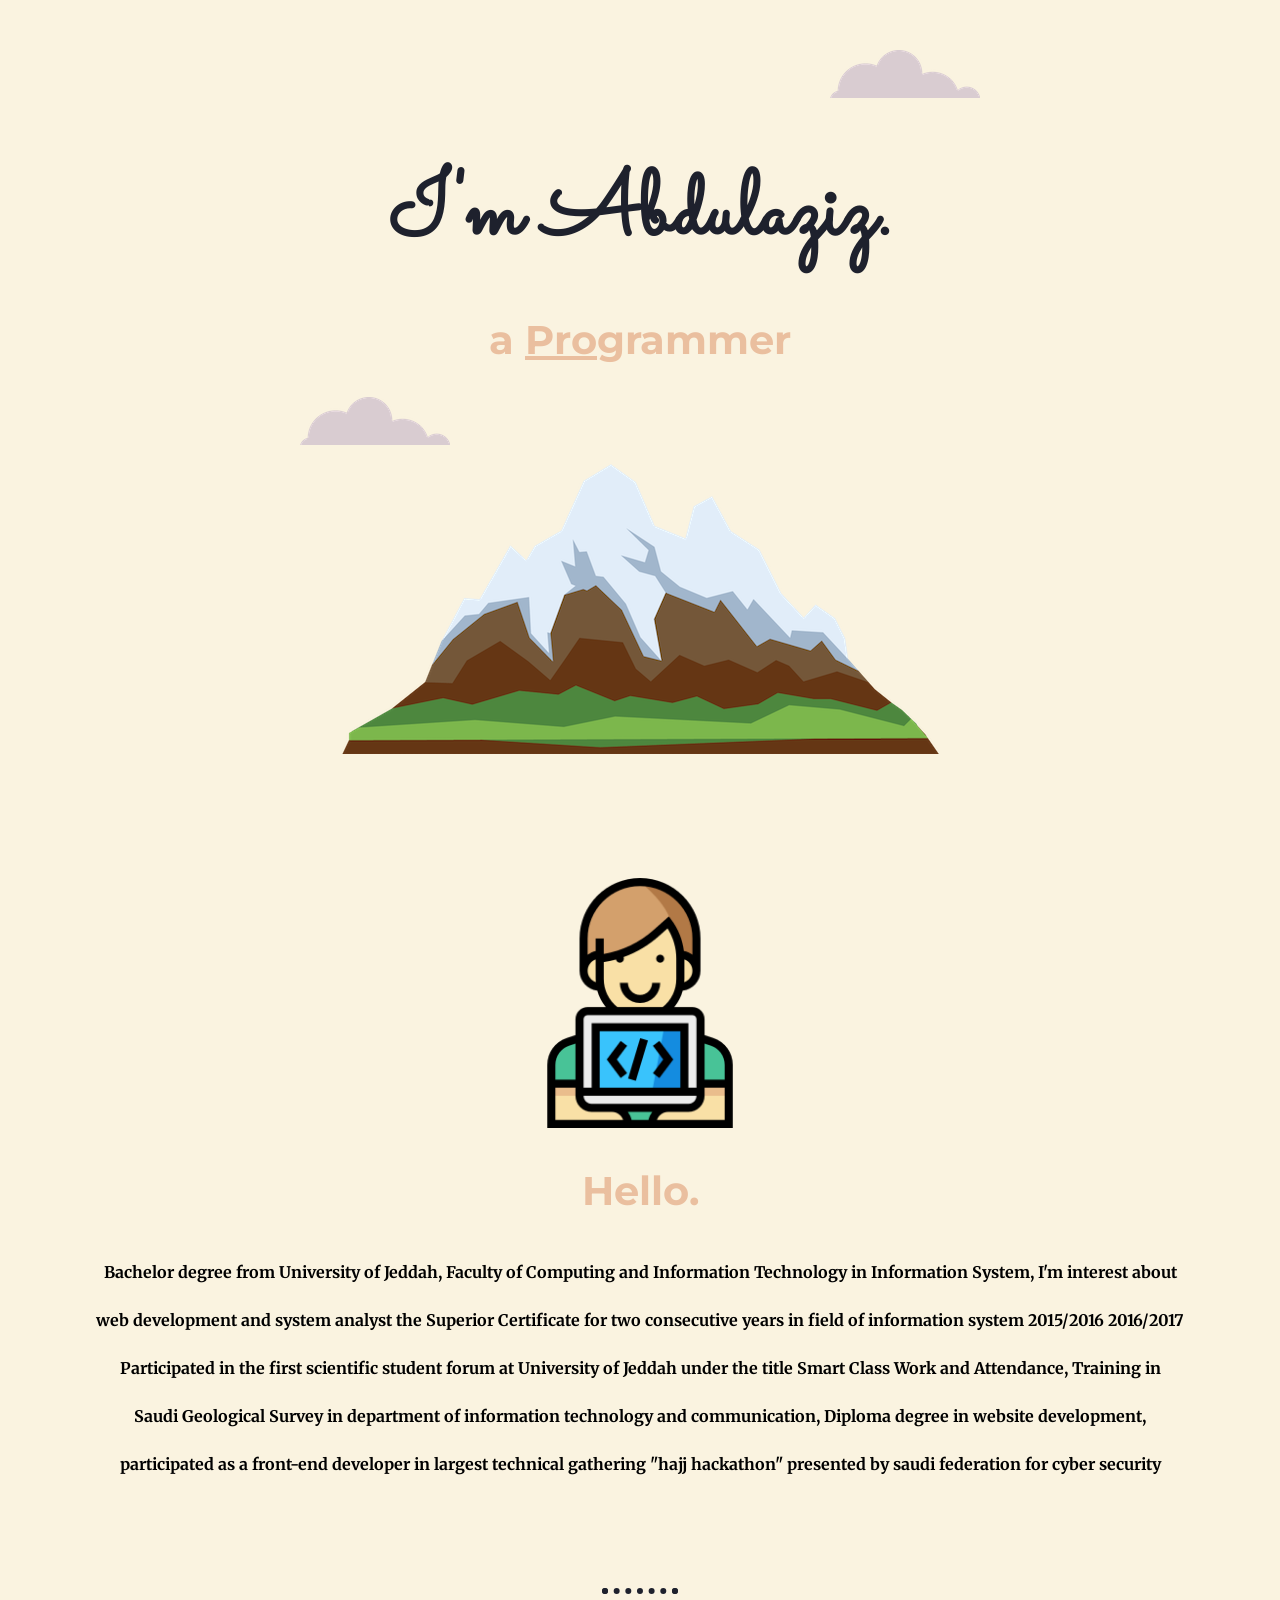
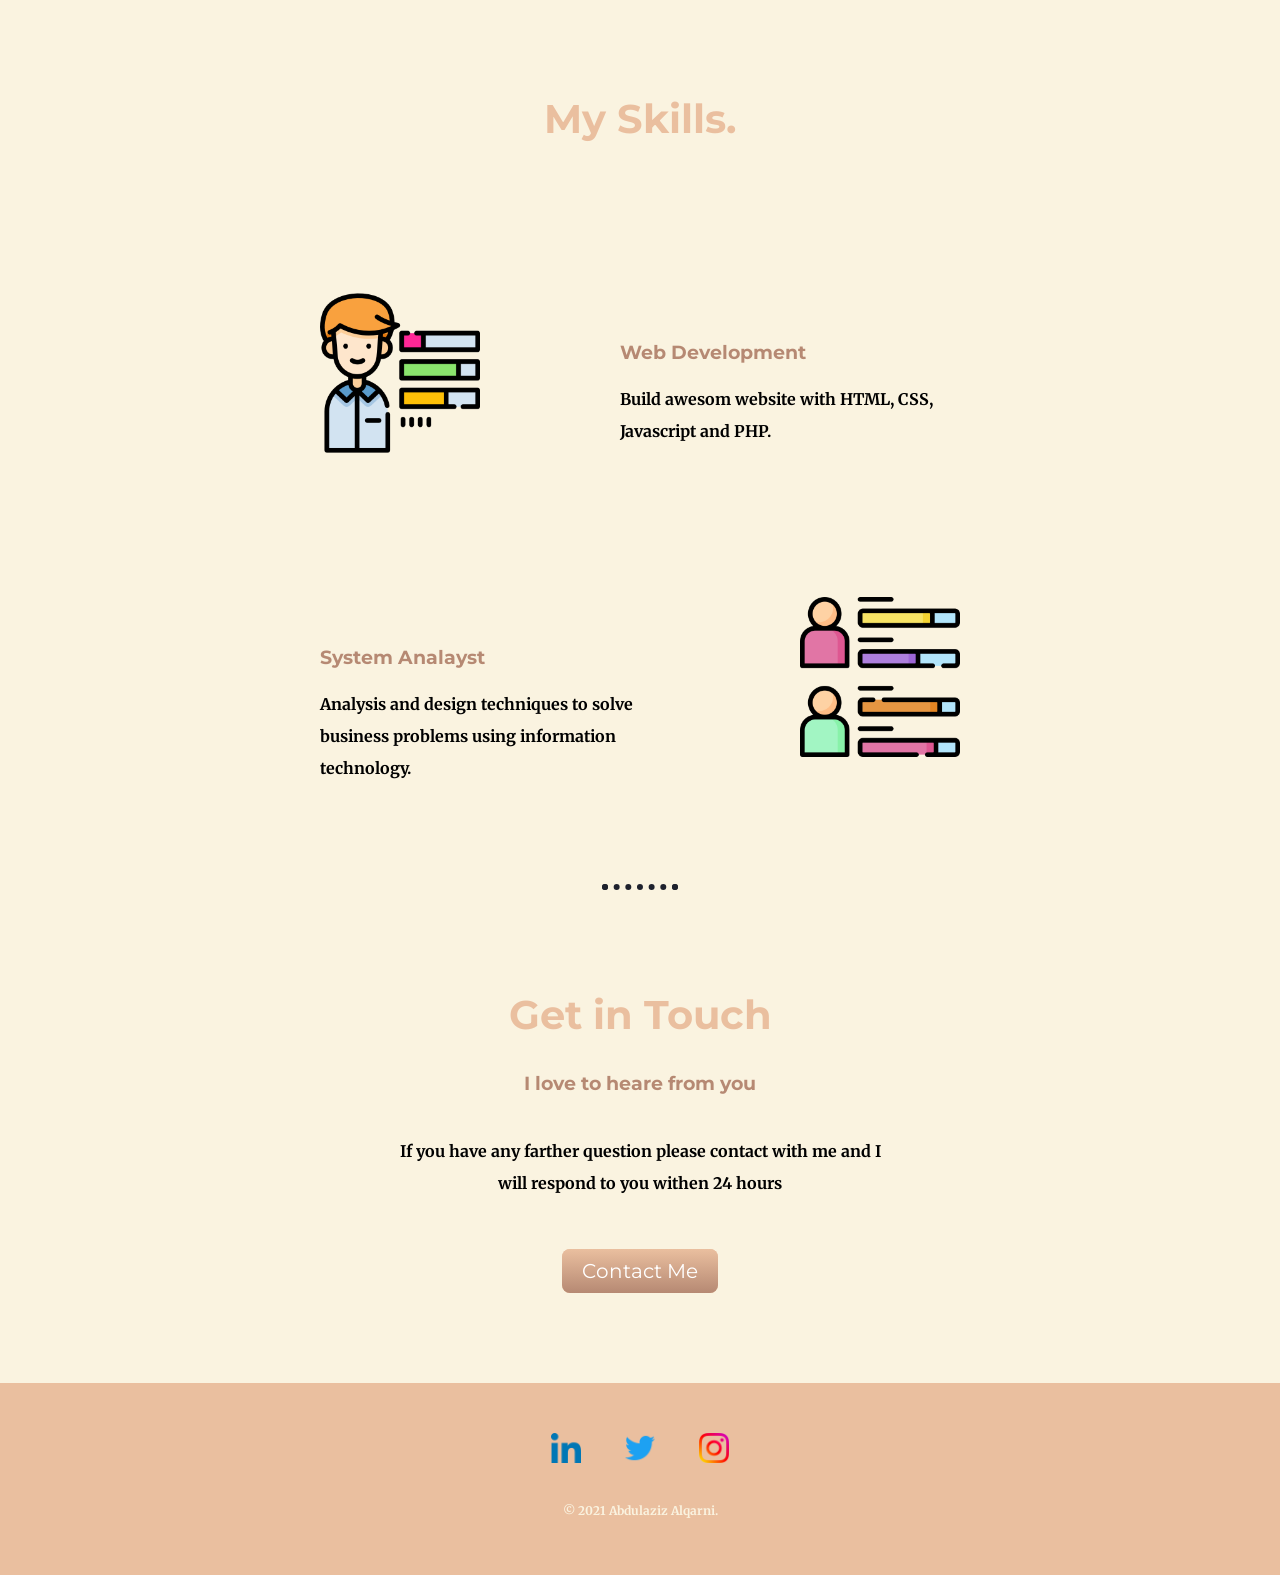
<file: index.html>
<!DOCTYPE html>
<html lang="en">
<head>
    <meta charset="UTF-8">
    <meta http-equiv="X-UA-Compatible" content="IE=edge">
    <meta name="viewport" content="width=device-width, initial-scale=1.0">
    <title>Abdulaziz Alqarni</title>
    <link rel="stylesheet" href="CSS/styles.css">
    <link rel="icon" href="icons/favicon.ico">
    <link rel="preconnect" href="https://fonts.gstatic.com">
    <link href="https://fonts.googleapis.com/css2?family=Merriweather:wght@300&family=Montserrat:wght@300&family=Sacramento&display=swap" rel="stylesheet">
    <link href="https://fonts.googleapis.com/css2?family=Sacramento&display=swap" rel="stylesheet">
</head>
<body>
    <div class="top-container">
        <img class="top-cloud" src="images/cloud.png" alt="cloud image">
        <h1>I'm Abdulaziz.</h1>
        <h2>a <span class="pro">Pro</span>grammer</h2>
        <img class="bottom-cloud" src="images/cloud.png" alt="cloud image">
        <img src="images/mountain.png" alt="mountain image">
    </div>

    <div class="middle-container">
        <div class="profile">
            <img class="picture" src="images/programmer.png" alt="Computer-image">
            <h2>Hello.</h2>
            <p class="intro">Bachelor degree from University of Jeddah, Faculty of Computing and Information Technology in Information System, I'm interest about web development and system analyst the Superior Certificate for two consecutive years in field of information system 2015/2016 2016/2017 Participated in the first scientific student forum at University of Jeddah under the title Smart Class Work and Attendance, Training in Saudi Geological Survey in department of information technology and communication, Diploma degree in website development, participated as a front-end developer in largest technical gathering "hajj hackathon" presented by saudi federation for cyber security</p>
        </div>
        <hr>
        <div class="skills">
            <h2>My Skills.</h2>
            <div class="skill-row">
            <img class="person-image" src="images/skills.png" alt="Skills">
                <div class="person">
                <h3>Web Development</h3>
                <p>Build awesom website with HTML, CSS, Javascript and PHP.</p>
                </div>
            </div>
            <div class="skill-row">
            <img class="skill-image" src="images/skill.png" alt="skill-row">
                <div class="skill">
                    <h3>System Analayst</h3>
                    <p>Analysis and design techniques to solve business problems using information technology.</p>
                </div>
            </div>
        </div>
        <hr>
        <div class="contact-me">
            <h2>Get in Touch</h2>
            <h3>I love to heare from you</h3>
            <p class="contact-message">If you have any farther question please contact with me and I will respond to you withen 24 hours</p>
            <a class="btn" href="mailto:abdulazizalqarni@outlook.sa"> Contact Me</a>
        </div>
    </div>
    <div class="bottom-container">
        <a href="https://www.linkedin.com/in/abdulazizalqarni" target="_blank"><img class="icon-image" src="images/linkedin.png" alt="linkedin"></a>
        <a href="https://www.twitter.com/EngAbdulaziz95" target="_blank"><img class="icon-image" src="images/twitter.png" alt="twitter"></a>
        <a href="https://www.instagram.com/3zooozaq/" target="_blank"><img class="icon-image" src="images/instagram.png" alt="instagram"></a>
        <p class="copyright">© 2021 Abdulaziz Alqarni.</p>
    </div>
</body>
</html>
</file>
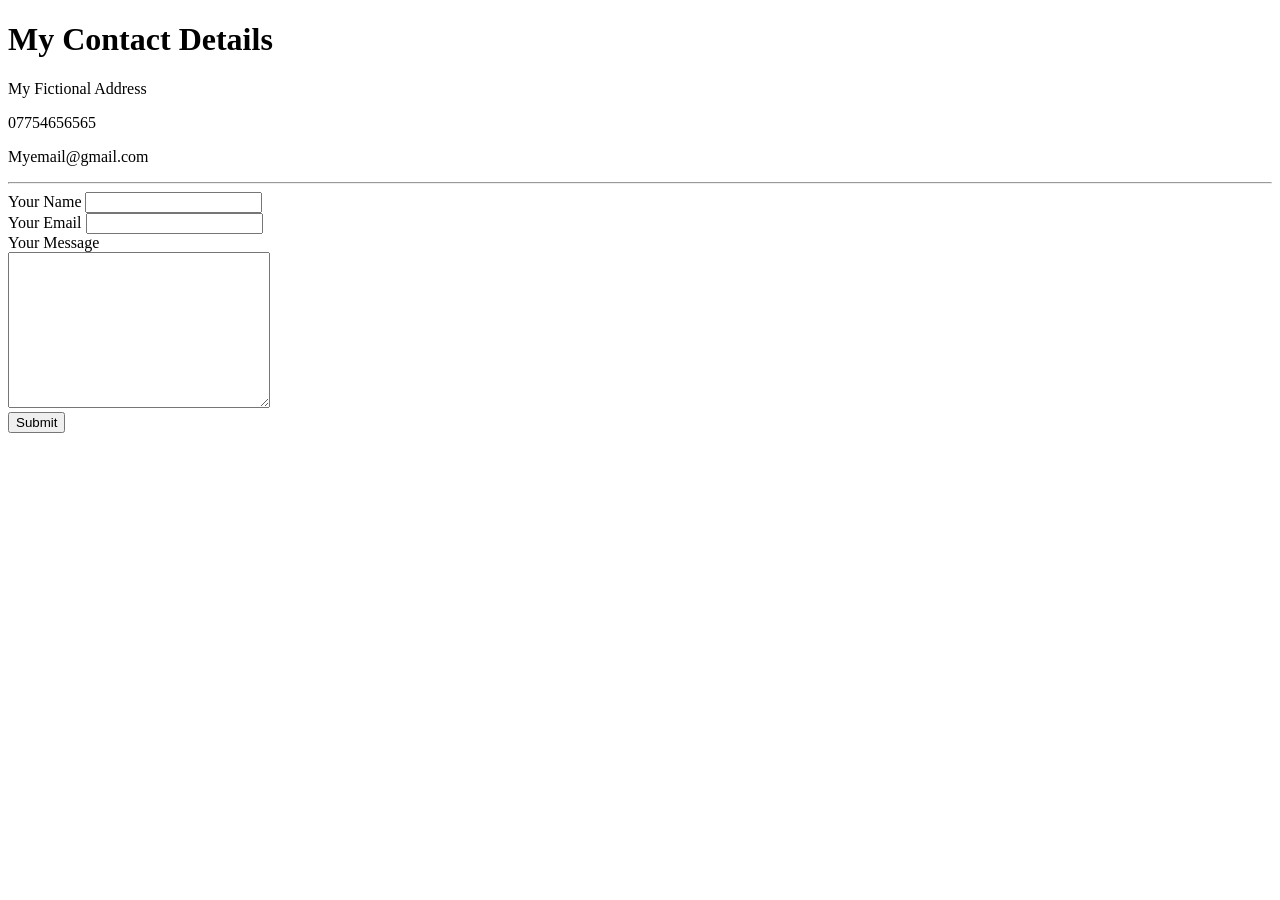
<file: Contact-me.html>
<!DOCTYPE html>
<html lang="en" dir="ltr">
  <head>
    <meta charset="utf-8">
    <title></title>
  </head>
  <body>
    <h1>My Contact Details</h1>

    <p>My Fictional Address</p>
    <p>07754656565</p>
    <p>Myemail@gmail.com</p>
      <hr>
    <form action="mailto:azooz-vip-95@hotmail.com" method="post" enctype="text/plain">
      <label>Your Name</label>
      <input type="text" name="Name" value=""><br>
      <label>Your Email</label>
      <input type="email" name="Email" value=""><br>
      <label>Your Message</label><br>
      <textarea name="Message" rows="10" cols="30"></textarea><br>
      <input type="submit" name="" value="Submit">

    </form>
  </body>
</html>
</file>
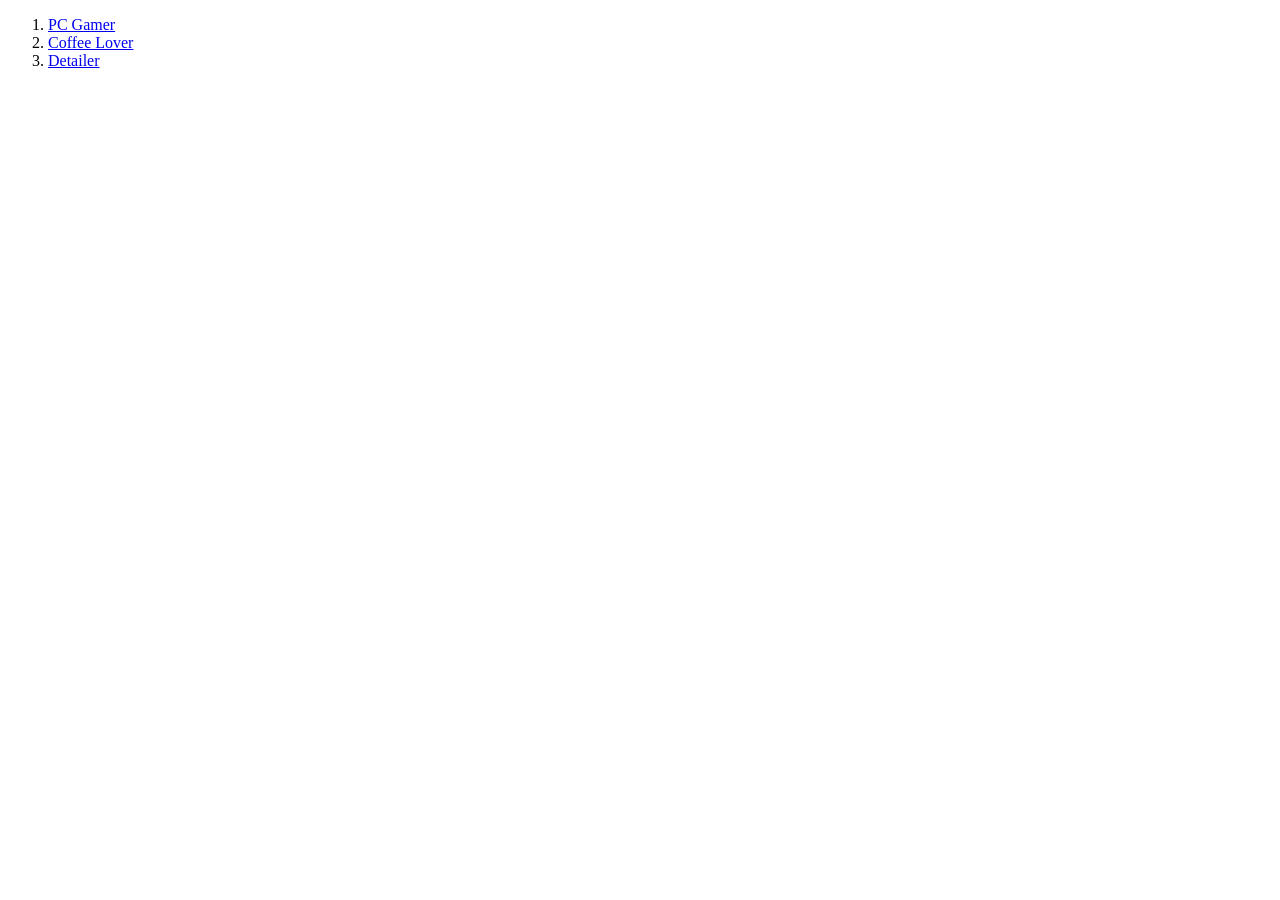
<file: Hobbies.html>
<!DOCTYPE html>
<html lang="en" dir="ltr">
  <head>
    <meta charset="utf-8">
    <title>My Hobbies</title>
  </head>
  <body>
    <ol type="1">
      <li><a href="https://www.youtube.com/watch?v=b87BdPVrTOk">PC Gamer</a></li>
      <li><a href="image/rancilio.jpg">Coffee Lover</a></li>
      <li><a href="https://www.youtube.com/channel/UCAQHQEO4QpI5dXtr3vLoFCg">Detailer</a></li>
    </ol>
  </body>
</html>
</file>
<file: CSS/styles.css>
body {
    margin: 0;
    text-align: center;
    font-family: 'Merriweather', serif;
    background-color: #faf3e0;
}

a {
    color: #b68973;
    margin: auto 20px;
}

a:hover {
    color: #faf3e0;
}

p {
    font-weight: bolder;
    line-height: 2;

}

hr{
   border: dotted #1e212d 6px;
   border-bottom: none;
   width: 5%;
   margin: 100px auto;
}
h1 {
    font-size: 5.625rem; /* 16px = 100% = 1em */
    margin: 50px auto 0 auto;
    font-family: 'Sacramento', cursive;
    color: #1e212d;
}

h2 {
    font-family: 'Montserrat', sans-serif;
    font-size: 2.5rem;
    color: #eabf9f;
    font-weight: bold;
}

h3 {
    font-family: 'Montserrat', sans-serif;
    color: #b68973;
    font-weight: bolder;
}

.top-container {
    padding: 20px;
    margin-bottom: 10px;
    padding-top: 100px;
    position: relative;
}

.middle-container {
    margin: 100px 0;
}

.pro {
    text-decoration: underline;
}

.bottom-cloud {
    position: absolute;
    left: 300px;
}

.top-cloud {
    position: absolute;
    right: 300px;
    top: 50px;
}

.picture {
    width: 250px;
    height: 250px;
}

.skill-row {
    width: 50%;
    margin: 150px auto 100px auto;
    text-align: left;
}

.h3-skill {
    text-align: left;
}

.p-skill {
    text-align: left;
}

.person-image {
    width: 25%;
    float: left;
}

.person {
    padding-top: 30px;
    padding-left: 300px;
}

.skill {
    padding-top: 30px;
    padding-right: 300px;
}

.skills {
    margin: 100px 0;
    width: 100%;
}
.skill-image {
    width: 25%;
    float: right;
}

.intro {
    font-weight: bolder;
    line-height: 3;
    width: 85%;
    margin: auto;
    color: 1e212d;
}

.contact-me {
    margin: 100px 0;
}

.contact-message {
    width: 40%;
    margin: 40px auto 60px;
}

.bottom-container {
    background-color: #eabf9f;
    padding: 50px 0 20px;
}

.copyright {
    color: #faf3e0;
    font-size: 0.75rem;
    padding: 20px 0;
}

.icon-image {
    width: 30px;
    height: 30px;
}

.btn {
    background: #eabf9f;
    background-image: -webkit-linear-gradient(top, #eabf9f, #b68973);
    background-image: -moz-linear-gradient(top, #eabf9f, #b68973);
    background-image: -ms-linear-gradient(top, #eabf9f, #b68973);
    background-image: -o-linear-gradient(top, #eabf9f, #b68973);
    background-image: linear-gradient(to bottom, #eabf9f, #b68973);
    -webkit-border-radius: 8;
    -moz-border-radius: 8;
    border-radius: 8px;
    font-family: 'Montserrat', sans-serif;
    color: #ffffff;
    font-size: 20px;
    padding: 10px 20px 10px 20px;
    text-decoration: none;
  }
  
  .btn:hover {
    background: #b68973;
    background-image: -webkit-linear-gradient(top, #b68973, #eabf9f);
    background-image: -moz-linear-gradient(top, #b68973, #eabf9f);
    background-image: -ms-linear-gradient(top, #b68973, #eabf9f);
    background-image: -o-linear-gradient(top, #b68973, #eabf9f);
    background-image: linear-gradient(to bottom, #b68973, #eabf9f);
    text-decoration: none;
  }
</file>
